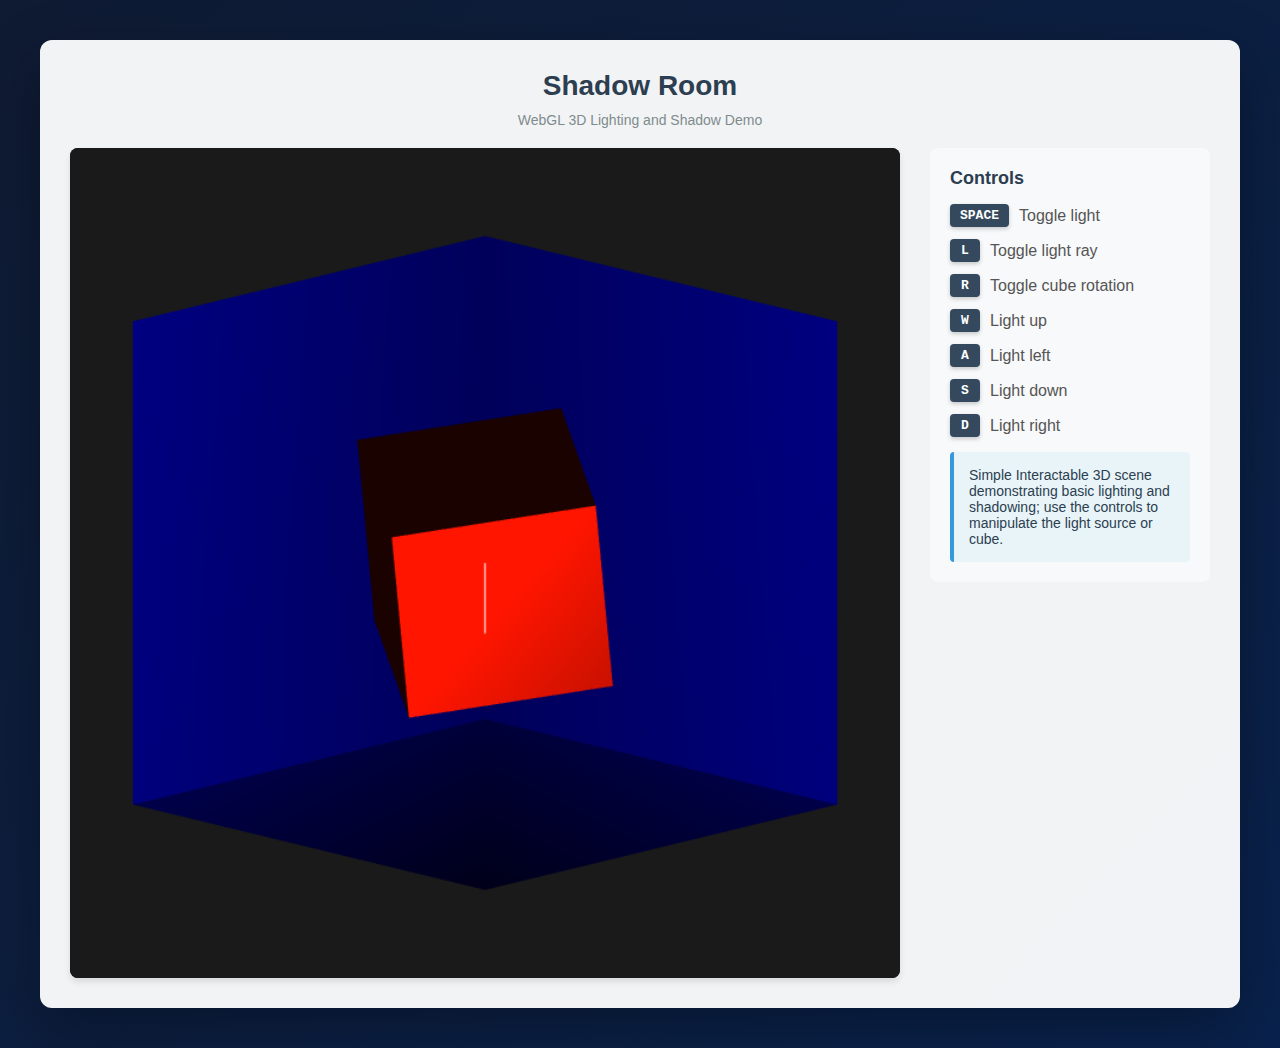
<file: public/index.html>
<!DOCTYPE html>
<html lang="en">
  <head>
    <meta charset="UTF-8" />
    <link rel="icon" href="logo.svg" />
    <meta name="viewport" content="width=device-width, initial-scale=1.0" />
    <title>Shadow Room - WebGL Project</title>
    <link rel="stylesheet" href="style.css" />
  </head>

  <body>
    <div class="container">
      <h1>Shadow Room</h1>
      <p class="author">WebGL 3D Lighting and Shadow Demo</p>

      <div class="main-content">
        <div class="canvas-wrapper">
          <canvas id="gl-canvas" width="700" height="700"></canvas>
        </div>

        <div class="controls">
          <h3>Controls</h3>
          <div class="control-group">
            <span class="key">SPACE</span
            ><span class="description">Toggle light</span>
          </div>
          <div class="control-group">
            <span class="key">L</span
            ><span class="description">Toggle light ray</span>
          </div>
          <div class="control-group">
            <span class="key">R</span
            ><span class="description">Toggle cube rotation</span>
          </div>
          <div class="control-group">
            <span class="key">W</span><span class="description">Light up</span>
          </div>
          <div class="control-group">
            <span class="key">A</span
            ><span class="description">Light left</span>
          </div>
          <div class="control-group">
            <span class="key">S</span
            ><span class="description">Light down</span>
          </div>
          <div class="control-group">
            <span class="key">D</span
            ><span class="description">Light right</span>
          </div>

          <div class="info">
            Simple Interactable 3D scene demonstrating basic lighting and
            shadowing; use the controls to manipulate the light source or cube.
          </div>
        </div>
      </div>
    </div>

    <!-- ------------------- SHADERS ------------------- -->
    <script id="vertex-shader" type="x-shader/x-vertex">
      attribute vec4 aPos;
      attribute vec4 aCol;
      varying vec4 v_color;

      void main() {
        gl_PointSize = 3.0;
        gl_Position = aPos;
        v_color = aCol;
      }
    </script>

    <script id="fragment-shader" type="x-shader/x-fragment">
      precision mediump float;
      varying vec4 v_color;

      void main() {
        gl_FragColor = v_color;
      }
    </script>

    <!-- ------------------- MODULES ------------------- -->
    <script src="js/webgl-utils.js"></script>
    <script src="js/initShaders.js"></script>
    <script src="js/matrices.js"></script>
    <script src="js/lighting.js"></script>
    <script src="js/lines.js"></script>
    <script src="js/shapes.js"></script>

    <!-- ------------------- MAIN RENDERING LOGIC ------------------- -->
    <script>
      let canvas, gl;
      let degrees = 0;
      let showLight = true;
      let lightOn = true;
      let cubeRotating = true;

      let lightMovementX = 0;
      let lightMovementY = 0;

      const cubePoints = getCube();
      const roomPoints = getRoom();

      const faces = [
        [0, 1, 3, 2],
        [5, 4, 6, 7],
        [4, 0, 2, 6],
        [1, 5, 7, 3],
        [2, 3, 7, 6],
        [1, 0, 4, 5],
      ];

      // ------------------ INPUT ------------------
      window.addEventListener("keydown", (e) => {
        switch (e.keyCode) {
          case 32:
            lightOn = !lightOn;
            break; // SPACE
          case 76:
            showLight = !showLight;
            break; // L
          case 82:
            cubeRotating = !cubeRotating;
            break; // R
          case 87:
            lightMovementY += 100;
            break; // W
          case 65:
            lightMovementX -= 100;
            break; // A
          case 83:
            lightMovementY -= 100;
            break; // S
          case 68:
            lightMovementX += 100;
            break; // D
        }
      });

      // ------------------ RENDER LOOP ------------------
      function render() {
        gl.viewport(0, 0, canvas.width, canvas.height);
        gl.clearColor(0.1, 0.1, 0.1, 1);
        gl.clear(gl.COLOR_BUFFER_BIT);

        if (cubeRotating) {
          degrees += 0.2;
          if (degrees > 360) degrees = 0;
        }

        const MrotZ = RotationZMatrix3D(degrees);
        const MrotY = RotationYMatrix3D(degrees * 2);
        const MrotX = RotationXMatrix3D(degrees * 3);
        const Mcube = MatrixMultiply3D(MatrixMultiply3D(MrotX, MrotY), MrotZ);

        const Mroom = MatrixMultiply3D(
          RotationXMatrix3D(0),
          RotationYMatrix3D(45)
        );

        const cameraPos = [0, 75, 300, 1];
        const lookAt = [0, 0, 0, 1];
        const Mwcvc = getWorldToViewingMatrix3D(cameraPos, lookAt);

        const p1 = VectorMultiply3D(Mwcvc, cameraPos);
        const p2 = VectorMultiply3D(Mwcvc, lookAt);
        const VP = [p2[0] - p1[0], p2[1] - p1[1], p2[2] - p1[2], p2[3] - p1[3]];

        const zvp = -400;
        const Mparallel = getParallelProjectionMatrix(VP, zvp);

        const Mproject = MatrixMultiply3D(Mparallel, Mwcvc);
        const MfinalCube = MatrixMultiply3D(Mproject, Mcube);
        const MfinalRoom = MatrixMultiply3D(Mproject, Mroom);

        const projCube = cubePoints.map((p) => VectorMultiply3D(MfinalCube, p));
        const worldCube = cubePoints.map((p) => VectorMultiply3D(Mcube, p));

        const projRoom = roomPoints.map((p) => VectorMultiply3D(MfinalRoom, p));
        const worldRoom = roomPoints.map((p) => VectorMultiply3D(Mroom, p));

        const lightPos = [[lightMovementX, lightMovementY, 700, 1]];
        const lightDir = [[0, 0, -1, 1]];
        const lightInt = lightOn ? [1] : [0];
        const ambient = 0.2;

        drawShape(
          roomPoints,
          faces,
          projRoom,
          worldRoom,
          cameraPos,
          lightPos,
          lightDir,
          lightInt,
          ambient,
          0,
          Mproject,
          true
        );
        drawShape(
          cubePoints,
          faces,
          projCube,
          worldCube,
          cameraPos,
          lightPos,
          lightDir,
          lightInt,
          ambient,
          0,
          Mproject,
          false
        );

        requestAnimFrame(render);
      }

      // ------------------ DRAW SHAPE ------------------
      function drawShape(
        points,
        faces,
        projPts,
        worldPts,
        cam,
        lightPos,
        lightDir,
        lightInt,
        amb,
        emit,
        Mproj,
        isRoom
      ) {
        const depth = faces.map((f) => {
          const p1 = projPts[f[0]],
            p2 = projPts[f[1]],
            p3 = projPts[f[2]],
            p4 = projPts[f[3]];
          return Math.min(
            p1[2] / p1[3],
            p2[2] / p2[3],
            p3[2] / p3[3],
            p4[2] / p4[3]
          );
        });

        const order = faces
          .map((_, i) => i)
          .sort((a, b) => depth[a] - depth[b]);

        order.forEach((idx) => {
          const f = faces[idx];
          const p1 = projPts[f[0]],
            p2 = projPts[f[1]],
            p3 = projPts[f[2]],
            p4 = projPts[f[3]];

          if (!visibleFace(p1, p2, p3)) return;

          const verts = [
            (0.001 * p1[0]) / p1[3],
            (0.001 * p1[1]) / p1[3],
            (0.001 * p2[0]) / p2[3],
            (0.001 * p2[1]) / p2[3],
            (0.001 * p3[0]) / p3[3],
            (0.001 * p3[1]) / p3[3],
            (0.001 * p4[0]) / p4[3],
            (0.001 * p4[1]) / p4[3],
          ];

          const wp1 = worldPts[f[0]],
            wp2 = worldPts[f[1]],
            wp3 = worldPts[f[2]],
            wp4 = worldPts[f[3]];

          const N = crossProduct(
            [wp3[0] - wp2[0], wp3[1] - wp2[1], wp3[2] - wp2[2]],
            [wp1[0] - wp2[0], wp1[1] - wp2[1], wp1[2] - wp2[2]]
          );
          const magN = magnitude(N);
          if (magN !== 0) {
            N[0] /= magN;
            N[1] /= magN;
            N[2] /= magN;
          }

          const hue = isRoom ? 240 : 5;
          const colors = [wp1, wp2, wp3, wp4].flatMap((wp) => {
            const V = [cam[0] - wp[0], cam[1] - wp[1], cam[2] - wp[2]];
            const val = Math.min(
              1,
              intensity(wp, N, V, lightPos, lightDir, lightInt, amb, emit)
            );
            const [r, g, b] = hsv2rgb(hue, 1, val);
            return [r, g, b, 1];
          });

          const program = initShaders(gl, "vertex-shader", "fragment-shader");
          const aPos = gl.getAttribLocation(program, "aPos");
          const aCol = gl.getAttribLocation(program, "aCol");

          const posBuf = gl.createBuffer();
          gl.bindBuffer(gl.ARRAY_BUFFER, posBuf);
          gl.bufferData(
            gl.ARRAY_BUFFER,
            new Float32Array(verts),
            gl.STATIC_DRAW
          );

          const colBuf = gl.createBuffer();
          gl.bindBuffer(gl.ARRAY_BUFFER, colBuf);
          gl.bufferData(
            gl.ARRAY_BUFFER,
            new Float32Array(colors),
            gl.STATIC_DRAW
          );

          gl.useProgram(program);
          gl.enableVertexAttribArray(aPos);
          gl.bindBuffer(gl.ARRAY_BUFFER, posBuf);
          gl.vertexAttribPointer(aPos, 2, gl.FLOAT, false, 0, 0);

          gl.enableVertexAttribArray(aCol);
          gl.bindBuffer(gl.ARRAY_BUFFER, colBuf);
          gl.vertexAttribPointer(aCol, 4, gl.FLOAT, false, 0, 0);

          gl.drawArrays(gl.TRIANGLE_FAN, 0, 4);
        });

        if (showLight) {
          lightPos.forEach((lp) => {
            const pLight = VectorMultiply3D(Mproj, lp);
            const pDir = VectorMultiply3D(Mproj, lightDir[0]);

            const verts = [
              (0.001 * pLight[0]) / pLight[3],
              (0.001 * pLight[1]) / pLight[3],
              (0.001 * pDir[0]) / pDir[3],
              (0.001 * pDir[1]) / pDir[3],
            ];

            const program = initShaders(gl, "vertex-shader", "fragment-shader");
            const aPos = gl.getAttribLocation(program, "aPos");
            const aCol = gl.getAttribLocation(program, "aCol");

            const posBuf = gl.createBuffer();
            gl.bindBuffer(gl.ARRAY_BUFFER, posBuf);
            gl.bufferData(
              gl.ARRAY_BUFFER,
              new Float32Array(verts),
              gl.STATIC_DRAW
            );

            const colors = [1, 1, 1, 1, 1, 1, 1, 1];
            const colBuf = gl.createBuffer();
            gl.bindBuffer(gl.ARRAY_BUFFER, colBuf);
            gl.bufferData(
              gl.ARRAY_BUFFER,
              new Float32Array(colors),
              gl.STATIC_DRAW
            );

            gl.useProgram(program);
            gl.enableVertexAttribArray(aPos);
            gl.bindBuffer(gl.ARRAY_BUFFER, posBuf);
            gl.vertexAttribPointer(aPos, 2, gl.FLOAT, false, 0, 0);

            gl.enableVertexAttribArray(aCol);
            gl.bindBuffer(gl.ARRAY_BUFFER, colBuf);
            gl.vertexAttribPointer(aCol, 4, gl.FLOAT, false, 0, 0);

            gl.drawArrays(gl.LINES, 0, 2);
          });
        }
      }

      // ------------------ INIT ------------------
      window.onload = () => {
        canvas = document.getElementById("gl-canvas");
        gl = WebGLUtils.setupWebGL(canvas);
        if (!gl) {
          alert("WebGL not supported");
          return;
        }
        render();
      };
    </script>
  </body>
</html>
</file>
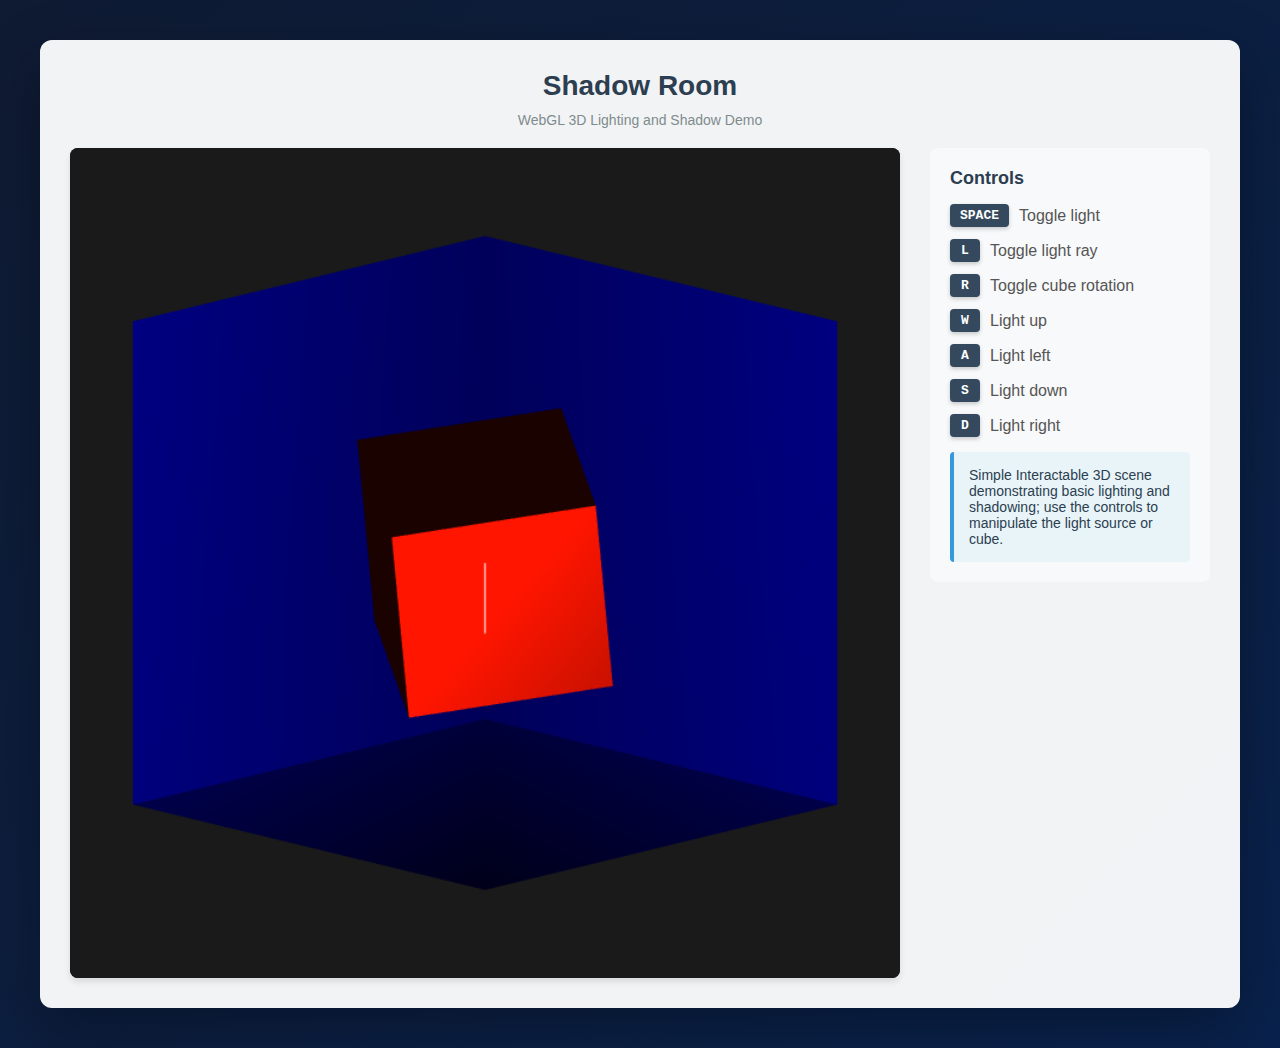
<file: public/Shadow Room.html>
<!DOCTYPE html>
<html lang="en">
  <head>
    <meta charset="UTF-8" />
    <meta name="viewport" content="width=device-width, initial-scale=1.0" />
    <title>Shadow Room - WebGL Project</title>
    <link rel="stylesheet" href="style.css" />
  </head>

  <body>
    <div class="container">
      <h1>Shadow Room</h1>
      <p class="author">WebGL 3D Lighting and Shadow Demo</p>

      <div class="main-content">
        <div class="canvas-wrapper">
          <canvas id="gl-canvas" width="700" height="700"></canvas>
        </div>

        <div class="controls">
          <h3>Controls</h3>
          <div class="control-group">
            <span class="key">SPACE</span
            ><span class="description">Toggle light</span>
          </div>
          <div class="control-group">
            <span class="key">L</span
            ><span class="description">Toggle light ray</span>
          </div>
          <div class="control-group">
            <span class="key">R</span
            ><span class="description">Toggle cube rotation</span>
          </div>
          <div class="control-group">
            <span class="key">W</span><span class="description">Light up</span>
          </div>
          <div class="control-group">
            <span class="key">A</span
            ><span class="description">Light left</span>
          </div>
          <div class="control-group">
            <span class="key">S</span
            ><span class="description">Light down</span>
          </div>
          <div class="control-group">
            <span class="key">D</span
            ><span class="description">Light right</span>
          </div>

          <div class="info">
            Simple Interactable 3D scene demonstrating basic lighting and
            shadowing; use the controls to manipulate the light source or cube.
          </div>
        </div>
      </div>
    </div>

    <!-- ------------------- SHADERS ------------------- -->
    <script id="vertex-shader" type="x-shader/x-vertex">
      attribute vec4 aPos;
      attribute vec4 aCol;
      varying vec4 v_color;

      void main() {
        gl_PointSize = 3.0;
        gl_Position = aPos;
        v_color = aCol;
      }
    </script>

    <script id="fragment-shader" type="x-shader/x-fragment">
      precision mediump float;
      varying vec4 v_color;

      void main() {
        gl_FragColor = v_color;
      }
    </script>

    <!-- ------------------- MODULES ------------------- -->
    <script src="js/webgl-utils.js"></script>
    <script src="js/initShaders.js"></script>
    <script src="js/matrices.js"></script>
    <script src="js/lighting.js"></script>
    <script src="js/lines.js"></script>
    <script src="js/shapes.js"></script>

    <!-- ------------------- MAIN RENDERING LOGIC ------------------- -->
    <script>
      let canvas, gl;
      let degrees = 0;
      let showLight = true;
      let lightOn = true;
      let cubeRotating = true;

      let lightMovementX = 0;
      let lightMovementY = 0;

      const cubePoints = getCube();
      const roomPoints = getRoom();

      const faces = [
        [0, 1, 3, 2],
        [5, 4, 6, 7],
        [4, 0, 2, 6],
        [1, 5, 7, 3],
        [2, 3, 7, 6],
        [1, 0, 4, 5],
      ];

      // ------------------ INPUT ------------------
      window.addEventListener("keydown", (e) => {
        switch (e.keyCode) {
          case 32:
            lightOn = !lightOn;
            break; // SPACE
          case 76:
            showLight = !showLight;
            break; // L
          case 82:
            cubeRotating = !cubeRotating;
            break; // R
          case 87:
            lightMovementY += 100;
            break; // W
          case 65:
            lightMovementX -= 100;
            break; // A
          case 83:
            lightMovementY -= 100;
            break; // S
          case 68:
            lightMovementX += 100;
            break; // D
        }
      });

      // ------------------ RENDER LOOP ------------------
      function render() {
        gl.viewport(0, 0, canvas.width, canvas.height);
        gl.clearColor(0.1, 0.1, 0.1, 1);
        gl.clear(gl.COLOR_BUFFER_BIT);

        if (cubeRotating) {
          degrees += 0.2;
          if (degrees > 360) degrees = 0;
        }

        const MrotZ = RotationZMatrix3D(degrees);
        const MrotY = RotationYMatrix3D(degrees * 2);
        const MrotX = RotationXMatrix3D(degrees * 3);
        const Mcube = MatrixMultiply3D(MatrixMultiply3D(MrotX, MrotY), MrotZ);

        const Mroom = MatrixMultiply3D(
          RotationXMatrix3D(0),
          RotationYMatrix3D(45)
        );

        const cameraPos = [0, 75, 300, 1];
        const lookAt = [0, 0, 0, 1];
        const Mwcvc = getWorldToViewingMatrix3D(cameraPos, lookAt);

        const p1 = VectorMultiply3D(Mwcvc, cameraPos);
        const p2 = VectorMultiply3D(Mwcvc, lookAt);
        const VP = [p2[0] - p1[0], p2[1] - p1[1], p2[2] - p1[2], p2[3] - p1[3]];

        const zvp = -400;
        const Mparallel = getParallelProjectionMatrix(VP, zvp);

        const Mproject = MatrixMultiply3D(Mparallel, Mwcvc);
        const MfinalCube = MatrixMultiply3D(Mproject, Mcube);
        const MfinalRoom = MatrixMultiply3D(Mproject, Mroom);

        const projCube = cubePoints.map((p) => VectorMultiply3D(MfinalCube, p));
        const worldCube = cubePoints.map((p) => VectorMultiply3D(Mcube, p));

        const projRoom = roomPoints.map((p) => VectorMultiply3D(MfinalRoom, p));
        const worldRoom = roomPoints.map((p) => VectorMultiply3D(Mroom, p));

        const lightPos = [[lightMovementX, lightMovementY, 700, 1]];
        const lightDir = [[0, 0, -1, 1]];
        const lightInt = lightOn ? [1] : [0];
        const ambient = 0.2;

        drawShape(
          roomPoints,
          faces,
          projRoom,
          worldRoom,
          cameraPos,
          lightPos,
          lightDir,
          lightInt,
          ambient,
          0,
          Mproject,
          true
        );
        drawShape(
          cubePoints,
          faces,
          projCube,
          worldCube,
          cameraPos,
          lightPos,
          lightDir,
          lightInt,
          ambient,
          0,
          Mproject,
          false
        );

        requestAnimFrame(render);
      }

      // ------------------ DRAW SHAPE ------------------
      function drawShape(
        points,
        faces,
        projPts,
        worldPts,
        cam,
        lightPos,
        lightDir,
        lightInt,
        amb,
        emit,
        Mproj,
        isRoom
      ) {
        const depth = faces.map((f) => {
          const p1 = projPts[f[0]],
            p2 = projPts[f[1]],
            p3 = projPts[f[2]],
            p4 = projPts[f[3]];
          return Math.min(
            p1[2] / p1[3],
            p2[2] / p2[3],
            p3[2] / p3[3],
            p4[2] / p4[3]
          );
        });

        const order = faces
          .map((_, i) => i)
          .sort((a, b) => depth[a] - depth[b]);

        order.forEach((idx) => {
          const f = faces[idx];
          const p1 = projPts[f[0]],
            p2 = projPts[f[1]],
            p3 = projPts[f[2]],
            p4 = projPts[f[3]];

          if (!visibleFace(p1, p2, p3)) return;

          const verts = [
            (0.001 * p1[0]) / p1[3],
            (0.001 * p1[1]) / p1[3],
            (0.001 * p2[0]) / p2[3],
            (0.001 * p2[1]) / p2[3],
            (0.001 * p3[0]) / p3[3],
            (0.001 * p3[1]) / p3[3],
            (0.001 * p4[0]) / p4[3],
            (0.001 * p4[1]) / p4[3],
          ];

          const wp1 = worldPts[f[0]],
            wp2 = worldPts[f[1]],
            wp3 = worldPts[f[2]],
            wp4 = worldPts[f[3]];

          const N = crossProduct(
            [wp3[0] - wp2[0], wp3[1] - wp2[1], wp3[2] - wp2[2]],
            [wp1[0] - wp2[0], wp1[1] - wp2[1], wp1[2] - wp2[2]]
          );
          const magN = magnitude(N);
          if (magN !== 0) {
            N[0] /= magN;
            N[1] /= magN;
            N[2] /= magN;
          }

          const hue = isRoom ? 240 : 5;
          const colors = [wp1, wp2, wp3, wp4].flatMap((wp) => {
            const V = [cam[0] - wp[0], cam[1] - wp[1], cam[2] - wp[2]];
            const val = Math.min(
              1,
              intensity(wp, N, V, lightPos, lightDir, lightInt, amb, emit)
            );
            const [r, g, b] = hsv2rgb(hue, 1, val);
            return [r, g, b, 1];
          });

          const program = initShaders(gl, "vertex-shader", "fragment-shader");
          const aPos = gl.getAttribLocation(program, "aPos");
          const aCol = gl.getAttribLocation(program, "aCol");

          const posBuf = gl.createBuffer();
          gl.bindBuffer(gl.ARRAY_BUFFER, posBuf);
          gl.bufferData(
            gl.ARRAY_BUFFER,
            new Float32Array(verts),
            gl.STATIC_DRAW
          );

          const colBuf = gl.createBuffer();
          gl.bindBuffer(gl.ARRAY_BUFFER, colBuf);
          gl.bufferData(
            gl.ARRAY_BUFFER,
            new Float32Array(colors),
            gl.STATIC_DRAW
          );

          gl.useProgram(program);
          gl.enableVertexAttribArray(aPos);
          gl.bindBuffer(gl.ARRAY_BUFFER, posBuf);
          gl.vertexAttribPointer(aPos, 2, gl.FLOAT, false, 0, 0);

          gl.enableVertexAttribArray(aCol);
          gl.bindBuffer(gl.ARRAY_BUFFER, colBuf);
          gl.vertexAttribPointer(aCol, 4, gl.FLOAT, false, 0, 0);

          gl.drawArrays(gl.TRIANGLE_FAN, 0, 4);
        });

        if (showLight) {
          lightPos.forEach((lp) => {
            const pLight = VectorMultiply3D(Mproj, lp);
            const pDir = VectorMultiply3D(Mproj, lightDir[0]);

            const verts = [
              (0.001 * pLight[0]) / pLight[3],
              (0.001 * pLight[1]) / pLight[3],
              (0.001 * pDir[0]) / pDir[3],
              (0.001 * pDir[1]) / pDir[3],
            ];

            const program = initShaders(gl, "vertex-shader", "fragment-shader");
            const aPos = gl.getAttribLocation(program, "aPos");
            const aCol = gl.getAttribLocation(program, "aCol");

            const posBuf = gl.createBuffer();
            gl.bindBuffer(gl.ARRAY_BUFFER, posBuf);
            gl.bufferData(
              gl.ARRAY_BUFFER,
              new Float32Array(verts),
              gl.STATIC_DRAW
            );

            const colors = [1, 1, 1, 1, 1, 1, 1, 1];
            const colBuf = gl.createBuffer();
            gl.bindBuffer(gl.ARRAY_BUFFER, colBuf);
            gl.bufferData(
              gl.ARRAY_BUFFER,
              new Float32Array(colors),
              gl.STATIC_DRAW
            );

            gl.useProgram(program);
            gl.enableVertexAttribArray(aPos);
            gl.bindBuffer(gl.ARRAY_BUFFER, posBuf);
            gl.vertexAttribPointer(aPos, 2, gl.FLOAT, false, 0, 0);

            gl.enableVertexAttribArray(aCol);
            gl.bindBuffer(gl.ARRAY_BUFFER, colBuf);
            gl.vertexAttribPointer(aCol, 4, gl.FLOAT, false, 0, 0);

            gl.drawArrays(gl.LINES, 0, 2);
          });
        }
      }

      // ------------------ INIT ------------------
      window.onload = () => {
        canvas = document.getElementById("gl-canvas");
        gl = WebGLUtils.setupWebGL(canvas);
        if (!gl) {
          alert("WebGL not supported");
          return;
        }
        render();
      };
    </script>
  </body>
</html>
</file>
<file: public/style.css>
*,
*::before,
*::after {
      margin: 0;
      padding: 0;
      box-sizing: border-box;
    }
    
    body {
      font-family: 'Segoe UI', Tahoma, Geneva, Verdana, sans-serif;
      background: linear-gradient(135deg, #0f1b33 0%, #09224d 100%);
      display: flex;
      justify-content: center;
      align-items: center;
      min-height: 100vh;
      padding: 40px;
      overflow: hidden;
    }
    
    .container {
      background: rgba(255, 255, 255, 0.95);
      border-radius: 12px;
      box-shadow: 0 20px 60px rgba(0, 0, 0, 0.3);
      padding: 30px;
      max-width: 1200px;
      width: 100%;
    }
    
    h1 {
      color: #2c3e50;
      margin-bottom: 10px;
      font-size: 28px;
      text-align: center;
    }
    
    .author {
      text-align: center;
      color: #7f8c8d;
      margin-bottom: 20px;
      font-size: 14px;
    }
    
    .main-content {
      display: flex;
      gap: 30px;
      align-items: flex-start;
    }
    
    .canvas-wrapper {
      flex: 1;
    }
    
    canvas {
      width: 100%;
      height: auto;
      border-radius: 8px;
      box-shadow: 0 4px 6px rgba(0, 0, 0, 0.1);
      display: block;
      background: #1a1a1a;
    }
    
    .controls {
      width: 280px;
      flex-shrink: 0;
      padding: 20px;
      background: #f8f9fa;
      border-radius: 8px;
    }
    
    .controls h3 {
      color: #2c3e50;
      margin-bottom: 15px;
      font-size: 18px;
    }
    
    .control-group {
      margin-bottom: 12px;
      display: flex;
      align-items: center;
      gap: 10px;
    }
    
    .key {
      display: inline-block;
      background: #34495e;
      color: white;
      padding: 4px 10px;
      border-radius: 4px;
      font-family: monospace;
      font-weight: bold;
      min-width: 30px;
      text-align: center;
      box-shadow: 0 2px 4px rgba(0, 0, 0, 0.2);
    }
    
    .description {
      color: #555;
      flex: 1;
    }
    
    .info {
      margin-top: 15px;
      padding: 15px;
      background: #e8f4f8;
      border-left: 4px solid #3498db;
      border-radius: 4px;
      font-size: 14px;
      color: #2c3e50;
    }
</file>
